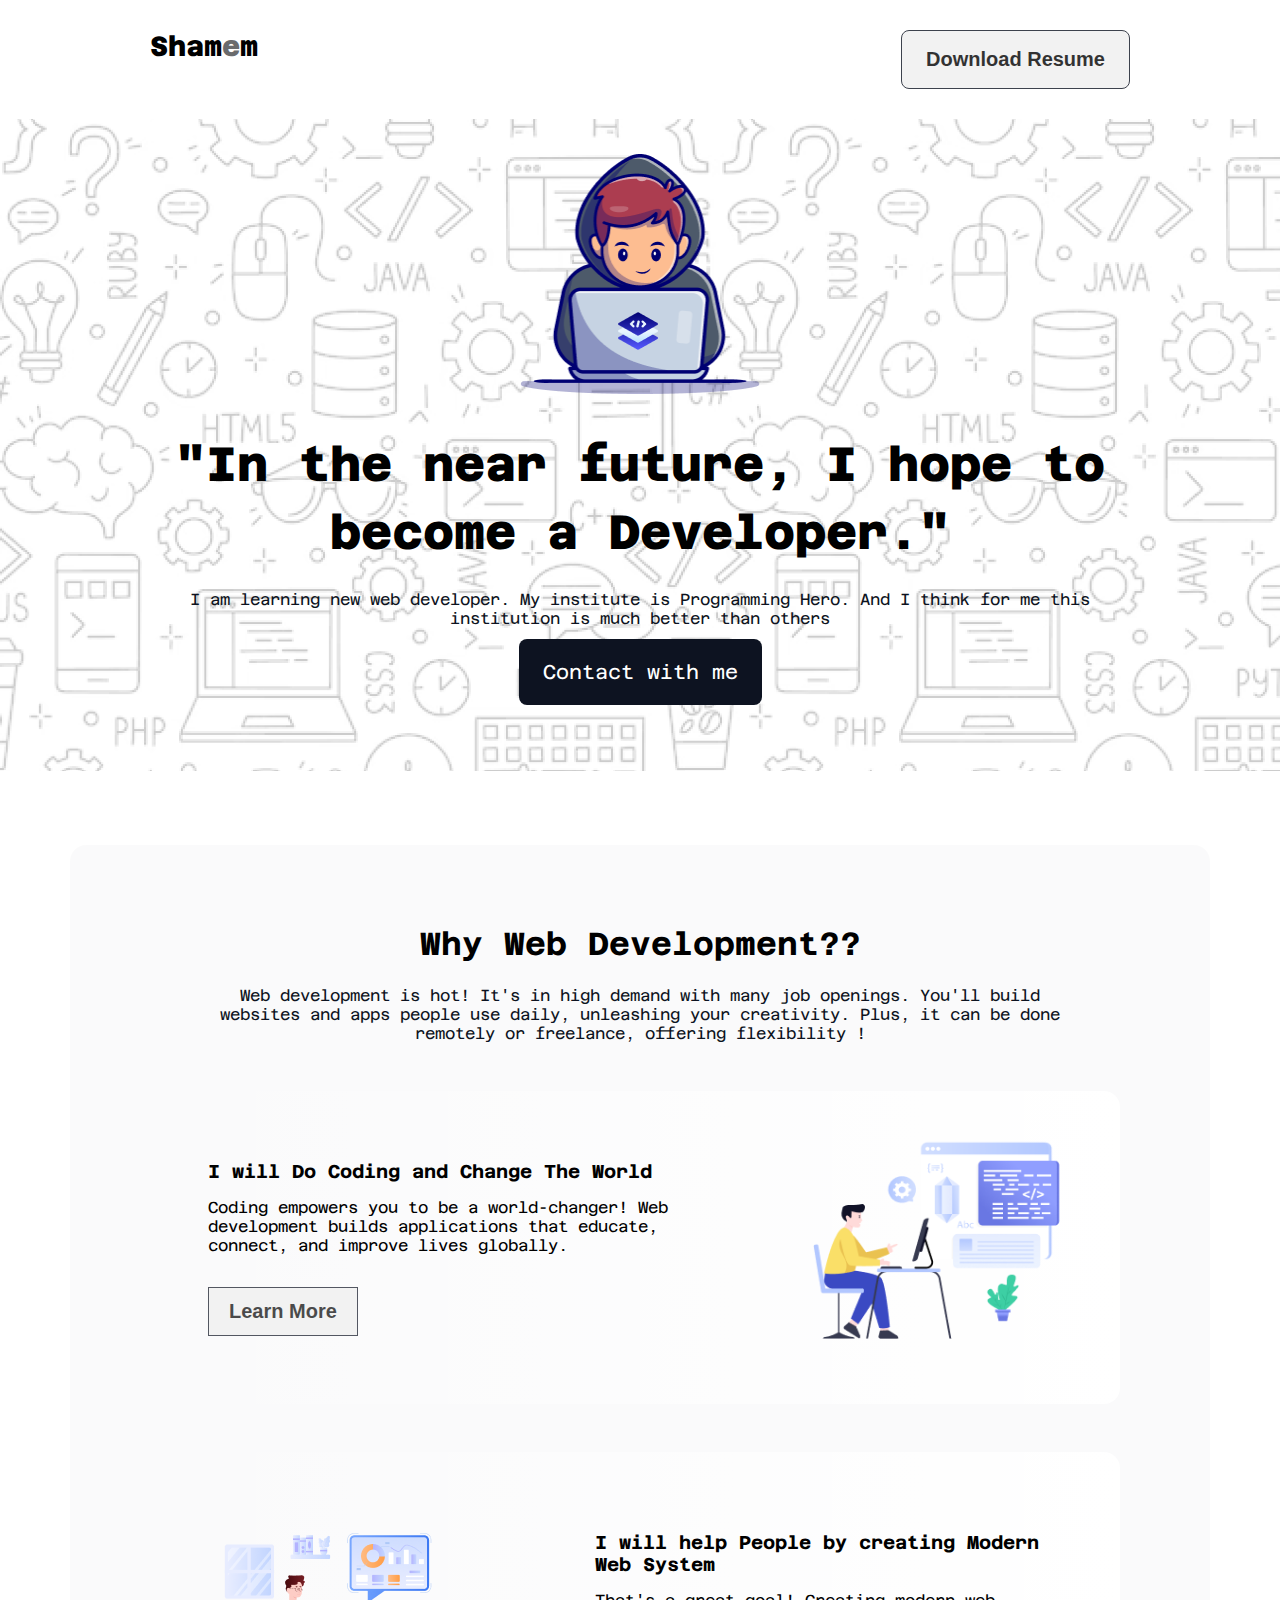
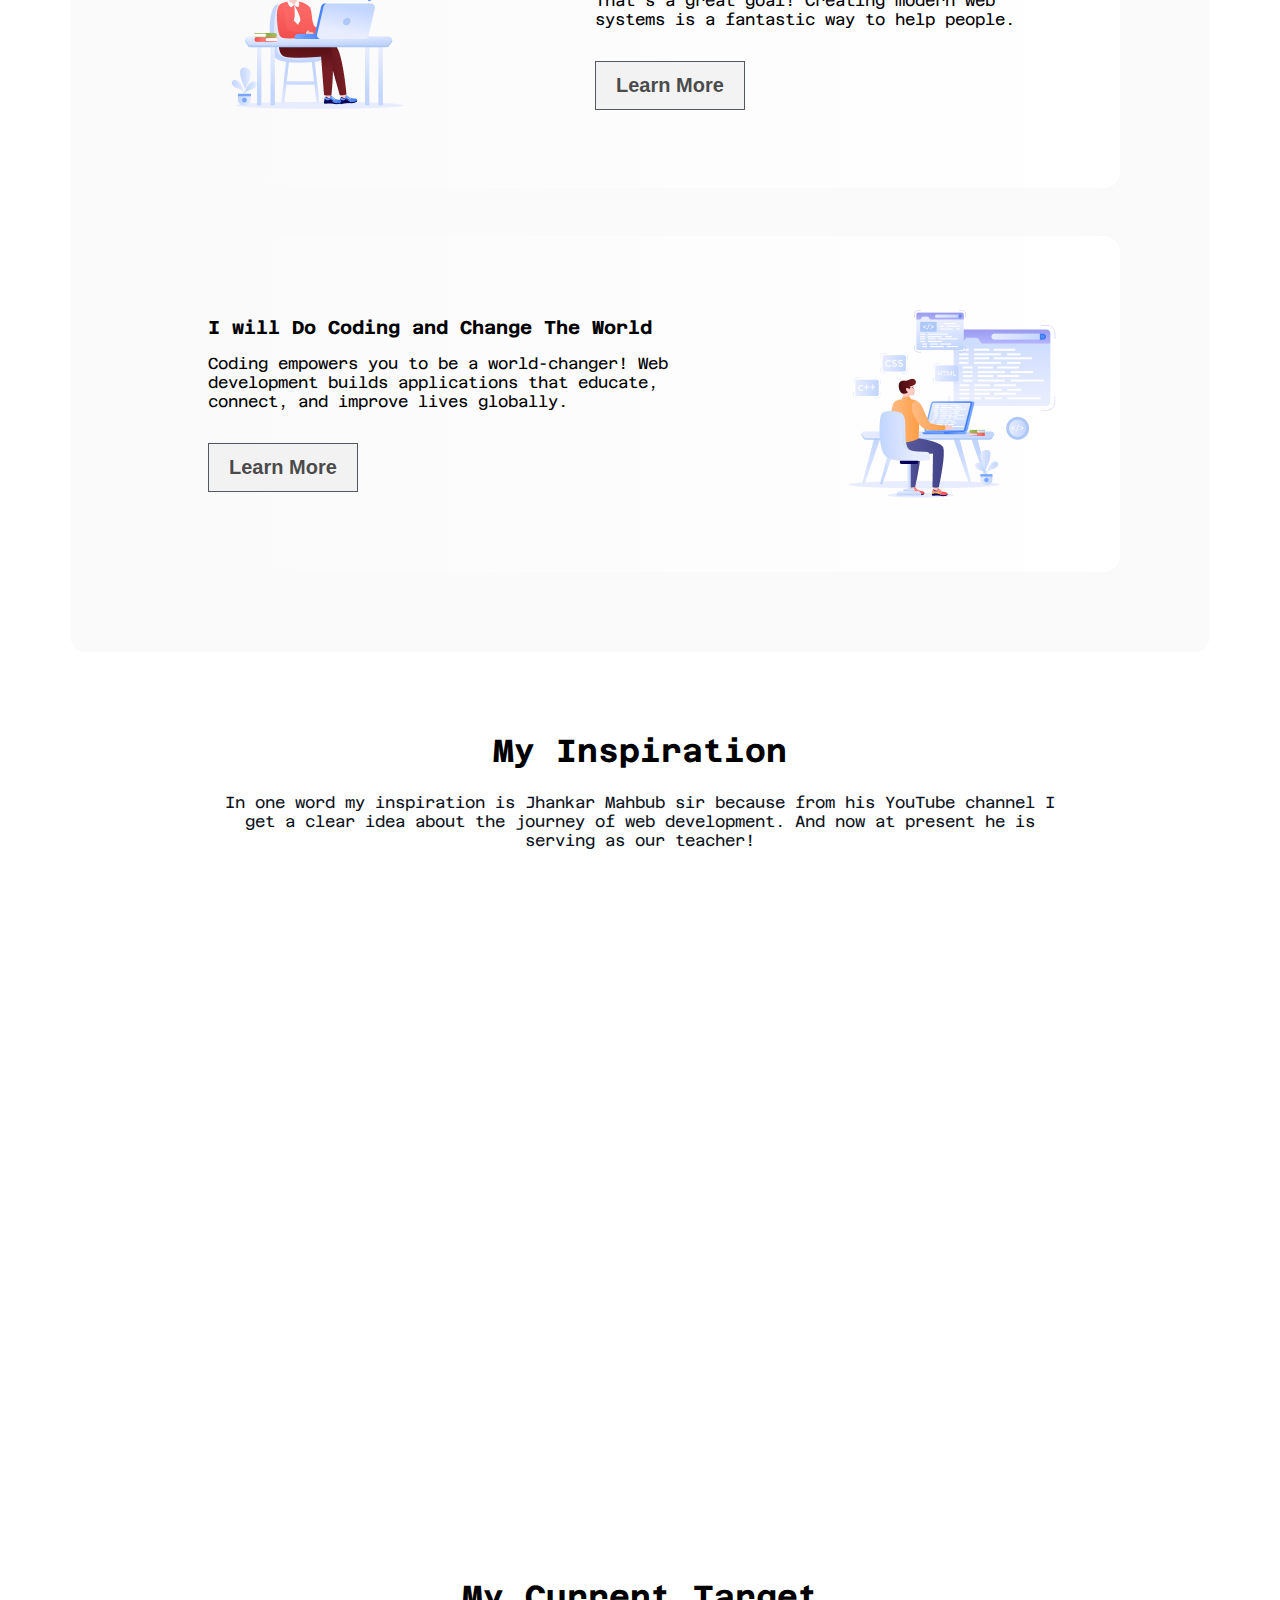
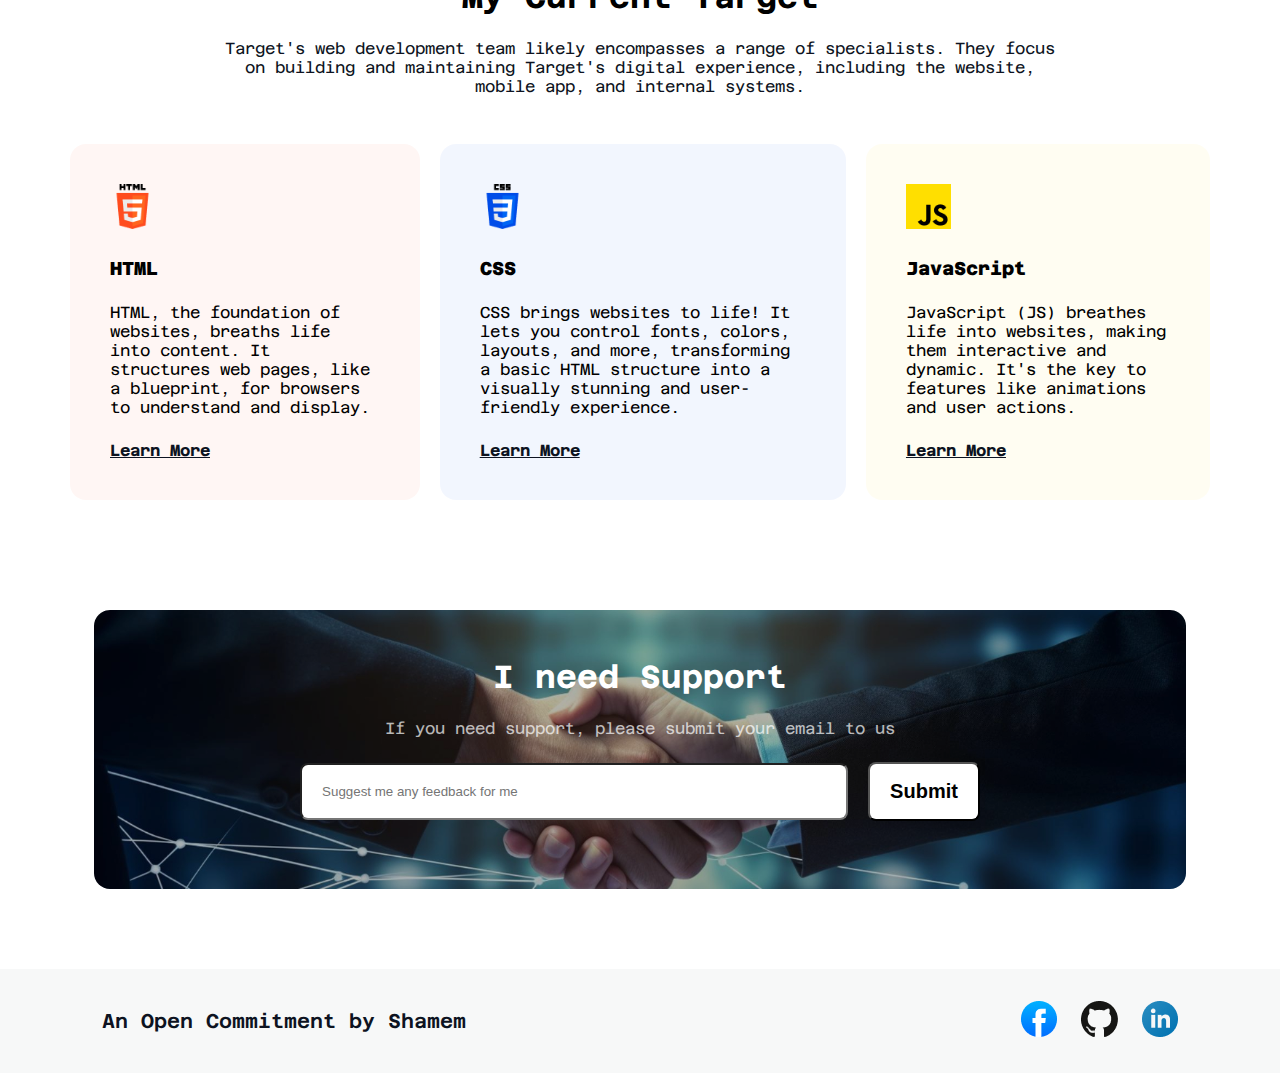
<file: index.html>
<!DOCTYPE html>
<html lang="en">

<head>
    <meta charset="UTF-8">
    <meta name="viewport" content="width=device-width, initial-scale=1.0">
    <title>Assignment 1</title>
    <link rel="stylesheet" href="styles/style.css">
</head>

<body class="azeret-mono-normal">
    <header>
        <div class="headerTop">
            <h1>Sham<span style="color: rgb(106, 107, 109);">e</span>m</h1>
            <button>Download Resume</button>
        </div>

        <div class="headerCover">
            <div class="subHeaderCover">
                <img src="./assets/Group.png" alt="">
                <h1>"In the near future, I hope to become a Developer."</h1>
                <p>I am learning new web developer. My institute is Programming Hero. And I think for me this
                    institution is much better than others</p>
                <a href="#contact" id="contact-button">
                    Contact with me
                </a>
            </div>
        </div>
    </header>

    <main>
        <!-- web development section  -->
        <section class="main_webDevelopmentSection">
            <div class="sectionTitleBar">
                <h1>Why Web Development??</h1>
                <p>
                    Web development is hot! It's in high demand with many job openings. You'll build websites and apps
                    people use daily, unleashing your creativity. Plus, it can be done remotely or freelance, offering
                    flexibility !</p>
            </div>
            <div class="developmentGroup">
                <div class="developmentGroup1">
                    <div class="group1">
                        <h3>I will Do Coding and Change The World</h3>
                        <p>
                            Coding empowers you to be a world-changer! Web development builds applications that educate,
                            connect, and improve lives globally.</p>
                        <button>Learn More</button>
                    </div>
                    <img src="assets/Layer_1.png" alt="">
                </div>

                <div class="developmentGroup2">
                    <img src="assets/Group 3.png" alt="">
                    <div class="group1">
                        <h3>I will help People by creating Modern Web System</h3>
                        <p>That's a great goal! Creating modern web systems is a fantastic way to help people.</p>
                        <button>Learn More</button>
                    </div>
                </div>
                <div class="developmentGroup3">
                    <div class="group1">
                        <h3>I will Do Coding and Change The World</h3>
                        <p>
                            Coding empowers you to be a world-changer! Web development builds applications that educate,
                            connect, and improve lives globally.</p>
                        <button>Learn More</button>
                    </div>
                    <img src="assets/Group 4.png" alt="">
                </div>
            </div>
        </section>

        <div class="main_inspiration_section">
            <div class="sectionTitleBar">
                <h1>My Inspiration</h1>
                <p>
                    In one word my inspiration is Jhankar Mahbub sir because from his YouTube channel I get a clear idea
                    about the journey of web development. And now at present he is serving as our teacher!</p>
            </div>
            <div class="youtubeFrame">
                <iframe width="1076px" height="550px" class="iframeYoutube"
                    src="https://www.youtube.com/embed/6Q2jPqyhFCQ?si=xBQVJ6zRMCJmfmcN" title="YouTube video player"
                    frameborder="0"
                    allow="accelerometer; autoplay; clipboard-write; encrypted-media; gyroscope; picture-in-picture; web-share"
                    referrerpolicy="strict-origin-when-cross-origin" allowfullscreen></iframe>
            </div>
        </div>

        <div class="main_target_section">
            <div class="sectionTitleBar">
                <h1>My Current Target</h1>
                <p>
                    Target's web development team likely encompasses a range of specialists. They focus on building and
                    maintaining Target's digital experience, including the website, mobile app, and internal systems.
                </p>
            </div>
            <div class="target_list">
                <div class="targetSkillHtml">
                    <img src="assets/html.png" alt="">
                    <h3>HTML</h3>
                    <p>HTML, the foundation of websites, breaths life into content. It structures web pages, like a
                        blueprint, for browsers to understand and display. </p>
                    <a href="html.html" target="_blank">Learn More</a>
                </div>
                <div class="targetSkillCss">
                    <img src="assets/css.png" alt="">
                    <h3>CSS</h3>
                    <p>CSS brings websites to life! It lets you control fonts, colors, layouts, and more, transforming a
                        basic HTML structure into a visually stunning and user-friendly experience. </p>
                    <a href="css.html" target="_blank">Learn More</a>
                </div>
                <div class="targetSkillJs">
                    <img src="assets/js.png" alt="">
                    <h3>JavaScript</h3>
                    <p>JavaScript (JS) breathes life into websites, making them interactive and dynamic. It's the key to
                        features like animations and user actions. </p>
                    <a href="js.html" target="_blank">Learn More</a>
                </div>
            </div>
        </div>

        <section class="main_support_section">
            <div class="supportTitleBar">
                <h1>I need Support</h1>
                <p>If you need support, please submit your email to us</p>
            </div>
            <form>
                <input class="srcField" type="search" name="" id="" placeholder="Suggest me any feedback for me">
                <input class="subField" type="submit" value="Submit">
            </form>
        </section>
    </main>

    <footer id="contact">
        <div class="mainFooterSection">
            <div class="footerLeftSide">
                <h3>An Open Commitment by Shamem</h3>
            </div>
            <div class="footerRightSide">

                <a href="https://www.facebook.com/abdullah.shamem.5" target="_blank">
                    <img src="assets/facebook.png" alt="facebook">
                </a>

                <a href="https://github.com/abdullah107189" target="_blank">
                    <img src="assets/github.png" alt="github">
                </a>

                <a href="https://www.linkedin.com/in/md-abdullah-all-shamem-8652842ba/" target="_blank">
                    <img src="assets/linkedin-icon 1.png" alt="linkedin">
                </a>
            </div>
        </div>
    </footer>
</body>

</html>
</file>
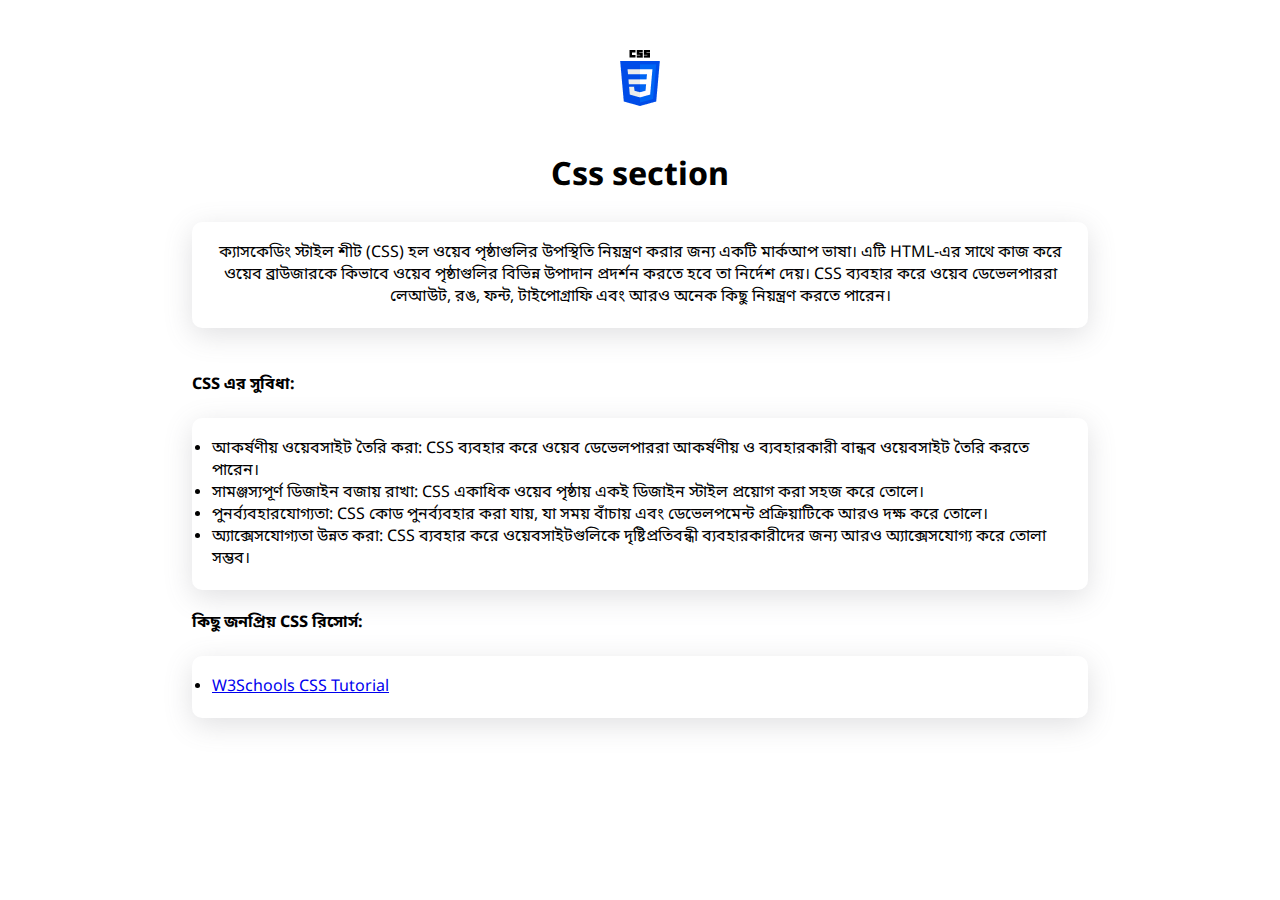
<file: css.html>
<!DOCTYPE html>
<html lang="en">

<head>
    <meta charset="UTF-8">
    <meta name="viewport" content="width=device-width, initial-scale=1.0">
    <title>CSS Info</title>
    <link rel="stylesheet" href="./styles/languages.css">
</head>

<body class="noto-sans-bengali-font">
    <div class="image">
        <img src="./assets/css.png" alt="">
    </div>
    <div class="mainSection" style="width: 70%; margin: 0px auto;">
        <h1 style="text-align: center;">Css section</h1>
        <p style="margin: 24px 0px;">ক্যাসকেডিং স্টাইল শীট (CSS) হল ওয়েব পৃষ্ঠাগুলির উপস্থিতি নিয়ন্ত্রণ করার জন্য একটি
            মার্কআপ ভাষা। এটি HTML-এর সাথে কাজ করে ওয়েব ব্রাউজারকে কিভাবে ওয়েব পৃষ্ঠাগুলির বিভিন্ন উপাদান প্রদর্শন
            করতে হবে তা নির্দেশ দেয়। CSS ব্যবহার করে ওয়েব ডেভেলপাররা লেআউট, রঙ, ফন্ট, টাইপোগ্রাফি এবং আরও অনেক কিছু
            নিয়ন্ত্রণ করতে পারেন।</p>
        <br>
        <h4>CSS এর সুবিধা:</h4>
        <br>
        <div class="li">
            <li>আকর্ষণীয় ওয়েবসাইট তৈরি করা: CSS ব্যবহার করে ওয়েব ডেভেলপাররা আকর্ষণীয় ও ব্যবহারকারী বান্ধব ওয়েবসাইট
                তৈরি করতে পারেন। </li>
            <li>সামঞ্জস্যপূর্ণ ডিজাইন বজায় রাখা: CSS একাধিক ওয়েব পৃষ্ঠায় একই ডিজাইন স্টাইল প্রয়োগ করা সহজ করে তোলে।
            </li>
            <li>পুনর্ব্যবহারযোগ্যতা: CSS কোড পুনর্ব্যবহার করা যায়, যা সময় বাঁচায় এবং ডেভেলপমেন্ট প্রক্রিয়াটিকে আরও
                দক্ষ করে তোলে।</li>
            <li>অ্যাক্সেসযোগ্যতা উন্নত করা: CSS ব্যবহার করে ওয়েবসাইটগুলিকে দৃষ্টিপ্রতিবন্ধী ব্যবহারকারীদের জন্য আরও
                অ্যাক্সেসযোগ্য করে তোলা সম্ভব।</li>
        </div>
        <br>
        <h4>কিছু জনপ্রিয় CSS রিসোর্স:</h4>
        <br>
        <div class="li" style="margin-bottom: 30px;">
            <li><a href="https://www.w3schools.com/css/" target="_blank">W3Schools CSS Tutorial</a></li>
        </div>
    </div>
</body>

</html>
</file>
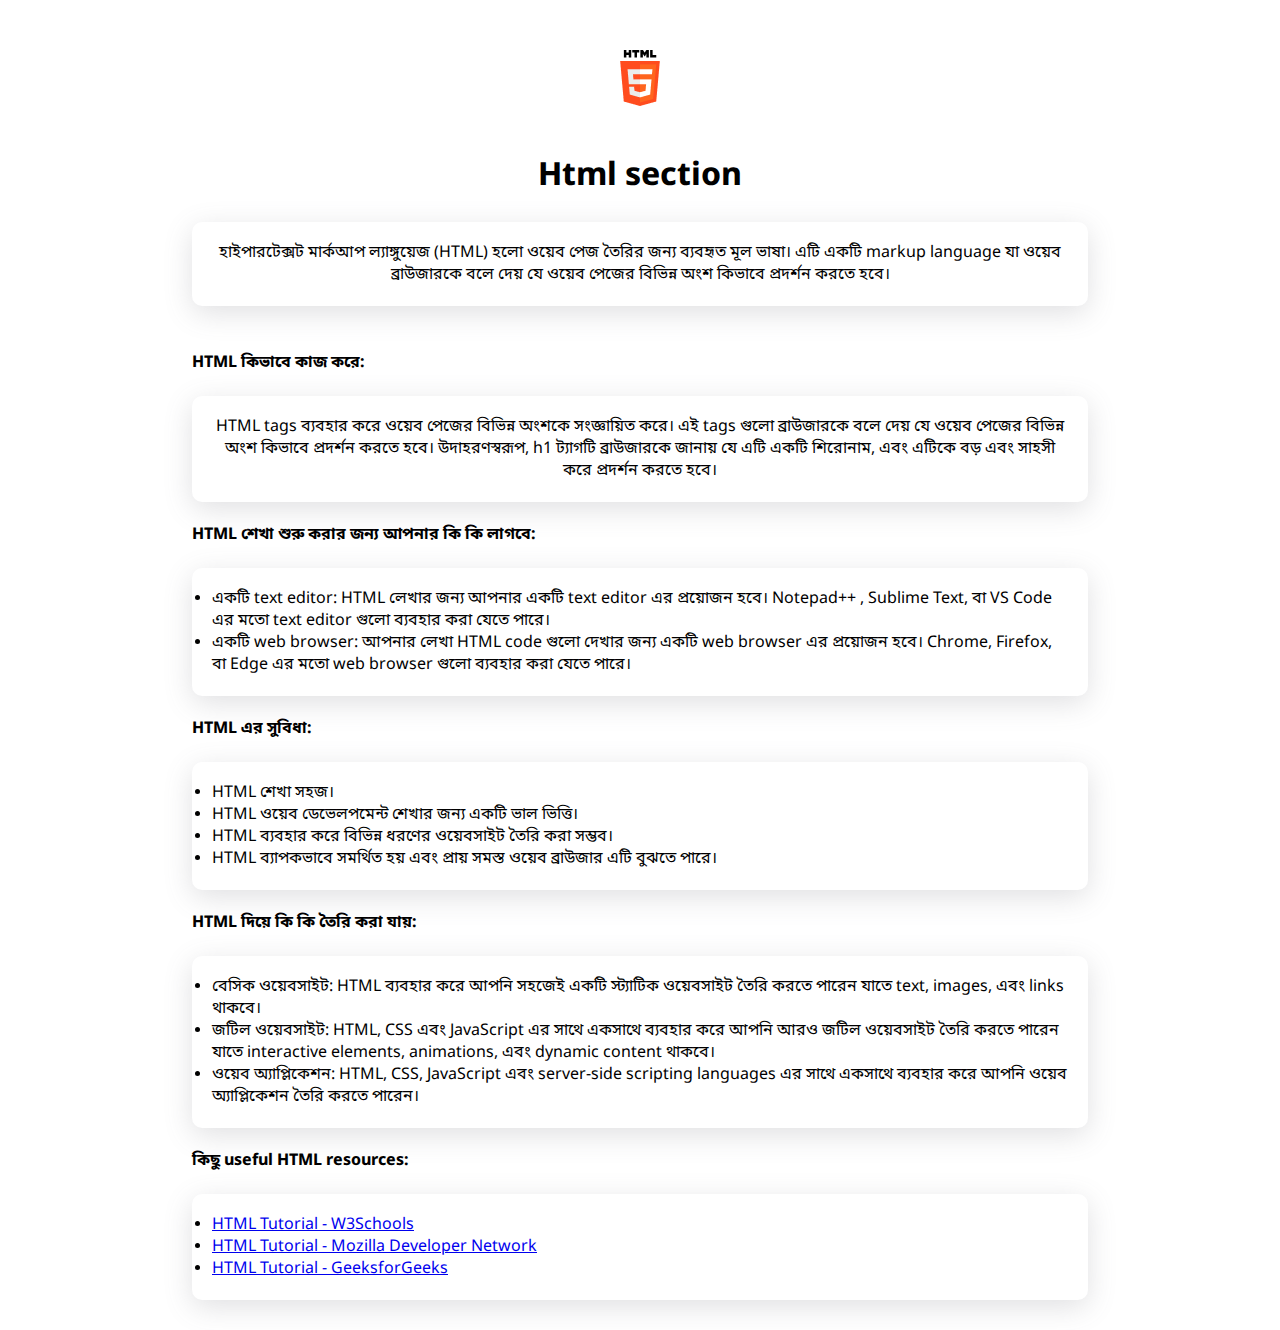
<file: html.html>
<!DOCTYPE html>
<html lang="en">

<head>
    <meta charset="UTF-8">
    <meta name="viewport" content="width=device-width, initial-scale=1.0">
    <title>HTML Info</title>
    <link rel="stylesheet" href="./styles/languages.css">
</head>

<body class="noto-sans-bengali-font">
    <div class="image">
        <img src="./assets/html.png" alt="">
    </div>
    <div class="mainSection" style="width: 70%; margin: 0px auto;">
        <h1 style="text-align: center;">Html section</h1>
        <p style="margin: 24px 0px;">হাইপারটেক্সট মার্কআপ ল্যাঙ্গুয়েজ (HTML) হলো ওয়েব পেজ তৈরির জন্য ব্যবহৃত মূল ভাষা।
            এটি একটি markup language যা
            ওয়েব ব্রাউজারকে বলে দেয় যে ওয়েব পেজের বিভিন্ন অংশ কিভাবে প্রদর্শন করতে হবে।</p>
        <br>
        <h4>HTML কিভাবে কাজ করে:</h4>
        <br>
        <p> HTML tags ব্যবহার করে ওয়েব পেজের বিভিন্ন অংশকে সংজ্ঞায়িত করে। এই tags গুলো ব্রাউজারকে বলে দেয় যে ওয়েব
            পেজের বিভিন্ন অংশ কিভাবে প্রদর্শন করতে হবে। উদাহরণস্বরূপ, h1 ট্যাগটি ব্রাউজারকে জানায় যে এটি একটি শিরোনাম,
            এবং এটিকে বড় এবং সাহসী করে প্রদর্শন করতে হবে।</p>
        <br>
        <h4>HTML শেখা শুরু করার জন্য আপনার কি কি লাগবে:</h4>
        <br>
        <div class="li">
            <li>একটি text editor: HTML লেখার জন্য আপনার একটি text editor এর প্রয়োজন হবে। Notepad++ , Sublime Text, বা
                VS
                Code এর মতো text editor গুলো ব্যবহার করা যেতে পারে।</li>
            <li>
                একটি web browser: আপনার লেখা HTML code গুলো দেখার জন্য একটি web browser এর প্রয়োজন হবে। Chrome,
                Firefox, বা
                Edge এর মতো web browser গুলো ব্যবহার করা যেতে পারে।
            </li>
        </div>
        <br>
        <h4>HTML এর সুবিধা:</h4>
        <br>
        <div class="li">
            <li>HTML শেখা সহজ।
            <li>HTML ওয়েব ডেভেলপমেন্ট শেখার জন্য একটি ভাল ভিত্তি।</li>
            <li>HTML ব্যবহার করে বিভিন্ন ধরণের ওয়েবসাইট তৈরি করা সম্ভব।</li>
            <li>HTML ব্যাপকভাবে সমর্থিত হয় এবং প্রায় সমস্ত ওয়েব ব্রাউজার এটি বুঝতে পারে।</li>
        </div>
        <br>
        <h4>HTML দিয়ে কি কি তৈরি করা যায়:</h4>
        <br>
        <div class="li">
            <li>বেসিক ওয়েবসাইট: HTML ব্যবহার করে আপনি সহজেই একটি স্ট্যাটিক ওয়েবসাইট তৈরি করতে পারেন যাতে text, images,
                এবং links থাকবে।</li>
            <li>জটিল ওয়েবসাইট: HTML, CSS এবং JavaScript এর সাথে একসাথে ব্যবহার করে আপনি আরও জটিল ওয়েবসাইট তৈরি করতে
                পারেন যাতে interactive elements, animations, এবং dynamic content থাকবে।</li>
            <li>ওয়েব অ্যাপ্লিকেশন: HTML, CSS, JavaScript এবং server-side scripting languages এর সাথে একসাথে ব্যবহার করে
                আপনি ওয়েব অ্যাপ্লিকেশন তৈরি করতে পারেন।</li>
        </div>
        <br>
        <h4>কিছু useful HTML resources:</h4>
        <br>
        <div class="li" style="margin-bottom: 30px;">
            <li><a href="https://www.w3schools.com/html/" target="_blank">HTML Tutorial - W3Schools</a></li>
            <li><a href="https://developer.mozilla.org/en-US/docs/Web/HTML" target="_blank">HTML Tutorial - Mozilla
                    Developer Network</a>
            </li>
            <li><a href="https://www.geeksforgeeks.org/html-tutorial/" target="_blank">HTML Tutorial - GeeksforGeeks</a>
            </li>
        </div>
    </div>
</body>

</html>
</file>
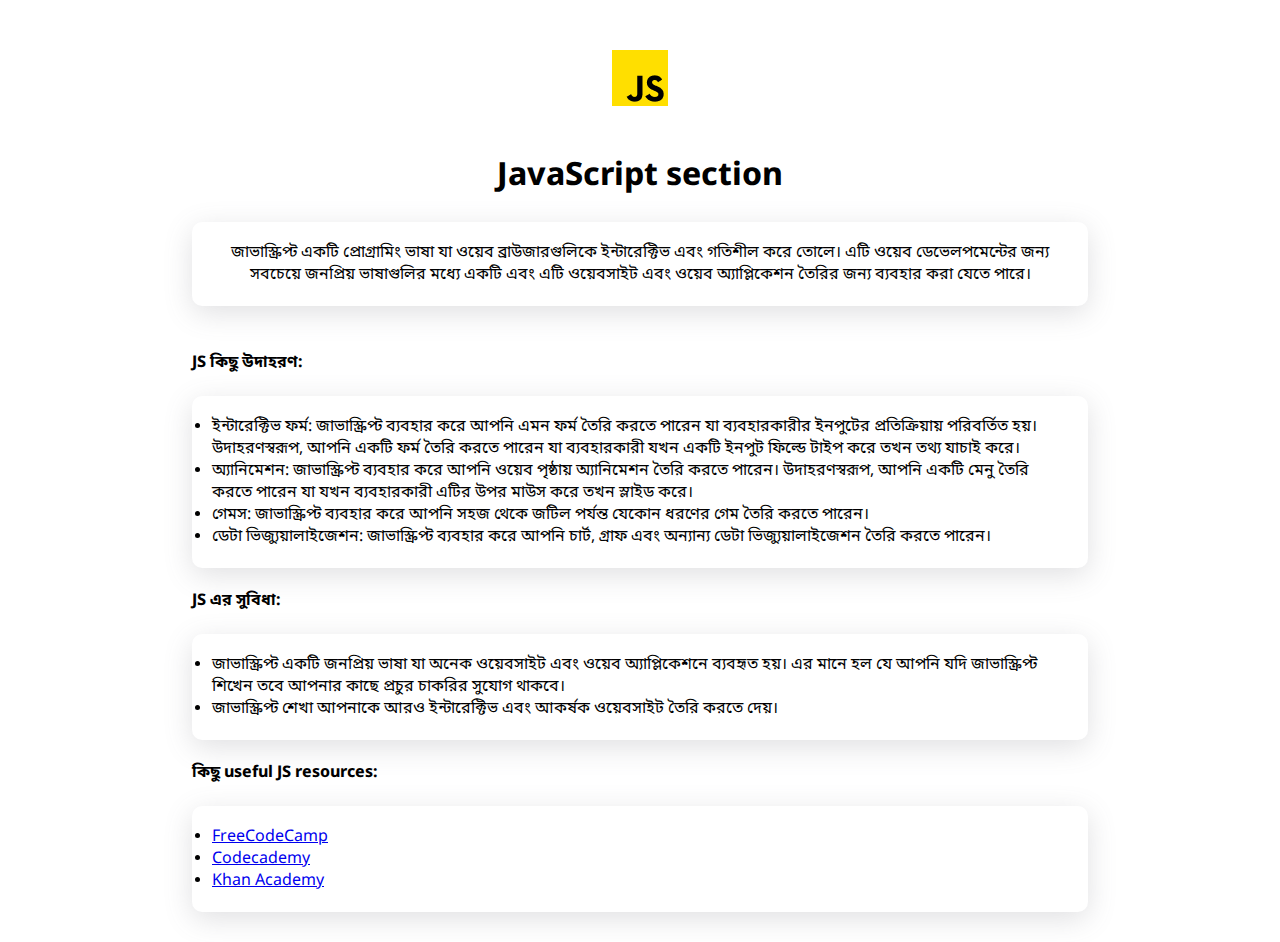
<file: js.html>
<!DOCTYPE html>
<html lang="en">

<head>
    <meta charset="UTF-8">
    <meta name="viewport" content="width=device-width, initial-scale=1.0">
    <title>HTML Info</title>
    <link rel="stylesheet" href="./styles/languages.css">
</head>

<body class="noto-sans-bengali-font">
    <div class="image">
        <img src="./assets/js.png" alt="">
    </div>
    <div class="mainSection" style="width: 70%; margin: 0px auto;">
        <h1 style="text-align: center;">JavaScript section</h1>
        <p style="margin: 24px 0px;">জাভাস্ক্রিপ্ট একটি প্রোগ্রামিং ভাষা যা ওয়েব ব্রাউজারগুলিকে ইন্টারেক্টিভ এবং গতিশীল
            করে তোলে। এটি ওয়েব ডেভেলপমেন্টের জন্য সবচেয়ে জনপ্রিয় ভাষাগুলির মধ্যে একটি এবং এটি ওয়েবসাইট এবং ওয়েব
            অ্যাপ্লিকেশন তৈরির জন্য ব্যবহার করা যেতে পারে।</p>
        <br>

        <h4>JS কিছু উদাহরণ:</h4>
        <br>
        <div class="li">
            <li>ইন্টারেক্টিভ ফর্ম: জাভাস্ক্রিপ্ট ব্যবহার করে আপনি এমন ফর্ম তৈরি করতে পারেন যা ব্যবহারকারীর ইনপুটের
                প্রতিক্রিয়ায় পরিবর্তিত হয়। উদাহরণস্বরূপ, আপনি একটি ফর্ম তৈরি করতে পারেন যা ব্যবহারকারী যখন একটি ইনপুট
                ফিল্ডে টাইপ করে তখন তথ্য যাচাই করে।
            </li>
            <li>
                অ্যানিমেশন: জাভাস্ক্রিপ্ট ব্যবহার করে আপনি ওয়েব পৃষ্ঠায় অ্যানিমেশন তৈরি করতে পারেন। উদাহরণস্বরূপ, আপনি
                একটি মেনু তৈরি করতে পারেন যা যখন ব্যবহারকারী এটির উপর মাউস করে তখন স্লাইড করে।
            </li>
            <li>
                গেমস: জাভাস্ক্রিপ্ট ব্যবহার করে আপনি সহজ থেকে জটিল পর্যন্ত যেকোন ধরণের গেম তৈরি করতে পারেন।
            </li>
            <li>
                ডেটা ভিজ্যুয়ালাইজেশন: জাভাস্ক্রিপ্ট ব্যবহার করে আপনি চার্ট, গ্রাফ এবং অন্যান্য ডেটা ভিজ্যুয়ালাইজেশন
                তৈরি করতে পারেন।
            </li>
        </div>
        <br>


        <h4>JS এর সুবিধা:</h4>
        <br>
        <div class="li">
            <li>জাভাস্ক্রিপ্ট একটি জনপ্রিয় ভাষা যা অনেক ওয়েবসাইট এবং ওয়েব অ্যাপ্লিকেশনে ব্যবহৃত হয়। এর মানে হল যে
                আপনি যদি জাভাস্ক্রিপ্ট শিখেন তবে আপনার কাছে প্রচুর চাকরির সুযোগ থাকবে।</li>
            <li>জাভাস্ক্রিপ্ট শেখা আপনাকে আরও ইন্টারেক্টিভ এবং আকর্ষক ওয়েবসাইট তৈরি করতে দেয়।</li>
        </div>
        <br>
        <h4>কিছু useful JS resources:</h4>
        <br>
        <div class="li" style="margin-bottom: 30px;">
            <li><a href="https://www.freecodecamp.org/" target="_blank">FreeCodeCamp</a></li>
            <li><a href="https://www.codecademy.com/catalog/language/javascript" target="_blank">Codecademy</a>
            </li>
            <li><a href="https://www.khanacademy.org/computing/computer-programming/programming" target="_blank">Khan
                    Academy</a>
            </li>
        </div>
    </div>
</body>

</html>
</file>
<file: styles/style.css>
@import url('https://fonts.googleapis.com/css2?family=Azeret+Mono:ital,wght@0,100..900;1,100..900&display=swap');

* {
    margin: 0;
    padding: 0;
    box-sizing: border-box;
    scroll-behavior: smooth;
}


.azeret-mono-normal {
    font-family: "Azeret Mono", monospace;
    font-optical-sizing: auto;
    font-style: normal;
}

body {
    max-width: 1440px;
    margin: 0 auto;
}

/* -------------shared class ------------- */
.sectionTitleBar {
    width: 852px;
    margin: 0 auto;
    text-align: center;
}

.sectionTitleBar>h1 {
    font-size: 32px;
    margin-bottom: 24px;
}

.sectionTitleBar>p {
    color: rgb(13, 19, 33);
}

/* ----------------- header top ------------------ */
header {
    margin-bottom: 74px;
}

.headerTop {
    padding: 30px 150px;
    display: flex;
    justify-content: space-between;
}

.headerTop>h1 {
    font-family: Azeret Mono;
    font-size: 28px;
    font-weight: 800;
}

.headerTop>button {
    padding: 17px 24px 17px 24px;
    border: 1px solid rgb(13, 19, 33);
    border-radius: 8px;
    opacity: 0.8;
    font-size: 20px;
    font-weight: 600;
}

/* --------------- header cover ----------------- */
.headerCover {
    background-image: url('../assets/Hero-bg.png');
    height: 652px;
    padding: 35px;
    text-align: center;
}

.subHeaderCover {
    width: 998px;
    margin: 0 auto;
}

.subHeaderCover>img {
    width: 240.28px;
    height: 240px;
    margin-bottom: 32px;
}

.subHeaderCover>h1 {
    font-size: 48px;
    font-weight: 800;
    line-height: 68px;
    margin-bottom: 24px;
}

.subHeaderCover>p {
    color: rgb(13, 19, 33);
    font-size: 16px;
    margin-bottom: 32px;
}

.subHeaderCover>a {
    padding: 21px 24px 21px 24px;
    border-radius: 8px;
    color: white;
    font-size: 20px;
    background: rgb(13, 19, 33);
    text-decoration: none;
}


/* ------------------ main ----------------  */
main {
    max-width: 1140px;
    margin: 0 auto;

}

/* web development section start here  */

.main_webDevelopmentSection {
    padding: 80px 90px;
    margin-bottom: 80px;
    border-radius: 16px;
    background: rgba(13, 19, 33, 0.02);
}



.developmentGroup {
    column-gap: 32px;
}

.developmentGroup1,
.developmentGroup2,
.developmentGroup3 {
    margin-top: 48px;
    padding: 48px;
    display: flex;
    justify-content: space-between;
    align-items: center;


    border-radius: 16px;
    background: linear-gradient(270.00deg, rgb(255, 255, 255), rgba(255, 255, 255, 0) 100%);
}


.developmentGroup1>img {
    width: 259.56px;
    height: 217.01px;
}

.group1 {
    width: 477px;
}

.group1>h3 {
    margin-bottom: 16px;
}

.group1>p {
    margin-bottom: 32px;
}

.group1>button {
    box-sizing: border-box;
    border: 1px solid rgb(13, 19, 33);
    opacity: 0.7;
    padding: 12px 20px 12px 20px;
    font-size: 20px;
    font-weight: 600;
}

.main_inspiration_section {
    margin-bottom: 130px;
}

.youtubeFrame {
    display: flex;
    justify-content: center;
}

.iframeYoutube {
    border-radius: 16px;
    margin-top: 48px;
    text-align: center;
}

/* ------------------skill target section -------------------  */
.main_target_section {
    margin-bottom: 110px;
}

.target_list {
    display: flex;
    justify-content: space-between;
    gap: 20px;
    margin-top: 48px;
}

.targetSkillHtml {
    padding: 40px;
    border-radius: 16px;
    background: rgba(255, 76, 30, 0.05);
}

.targetSkillHtml>img {
    width: 45px;
    height: 45px;
}

.targetSkillHtml>h3 {
    margin: 24px 0px;
    font-weight: 800;
}

.targetSkillHtml>p {
    margin-bottom: 24px;
}

.targetSkillHtml>a {
    color: rgb(13, 19, 33);
    font-weight: 700;
    bottom: 0;
}

.targetSkillCss {
    padding: 40px;
    border-radius: 16px;
    background: rgba(0, 76, 232, 0.05);
    position: relative;
}

.targetSkillCss>img {
    width: 45px;
    height: 45px;
}

.targetSkillCss>h3 {
    margin: 24px 0px;
    font-weight: 800;
}

.targetSkillCss>p {
    margin-bottom: 24px;
}

.targetSkillCss>a {
    color: rgb(13, 19, 33);
    font-weight: 700;
    bottom: 40px;
    position: absolute;
}

.targetSkillJs {
    padding: 40px;
    border-radius: 16px;
    background: rgba(255, 223, 0, 0.05);
}

.targetSkillJs>img {
    width: 45px;
    height: 45px;
}

.targetSkillJs>h3 {
    margin: 24px 0px;
    font-weight: 800;
}

.targetSkillJs>p {
    margin-bottom: 24px;
}

.targetSkillJs>a {
    color: rgb(13, 19, 33);
    font-weight: 700;
}

/* support section  */
.main_support_section {
    padding: 48px;
    background-image: url('../assets/handshake.jpg');
    background-position: center;
    background-repeat: no-repeat;
    background-size: cover;
    background-color: rgba(0, 0, 0, 0.3);
    background-blend-mode: overlay;
    margin: 24px;
    border-radius: 16px;
    margin-bottom: 80px;
}

.supportTitleBar {
    width: 852px;
    margin: 0 auto;
    text-align: center;
    margin-bottom: 24px;
}

.supportTitleBar>h1 {
    color: white;
    font-size: 32px;
    margin-bottom: 24px;
}

.supportTitleBar>p {
    color: white;
    opacity: 0.7;
}

.main_support_section>form {
    display: flex;
    justify-content: center;
    align-items: center;
    gap: 20px;
    margin-bottom: 20px;
}

.srcField {
    width: 548px;
    height: 57px;
    padding: 19px 20px 19px 20px;
    border-radius: 8px;
}

.subField {
    padding: 16px 20px 16px 20px;
    border-radius: 8px;
    background: rgb(255, 255, 255);
    font-size: 20px;
    font-weight: 600;
}








/* ------------------------footer------------- */
footer {

    background-color: rgba(13, 19, 33, 0.03);
}

.mainFooterSection {
    padding: 32px;
    display: flex;
    justify-content: space-between;
    align-items: center;
    max-width: 1140px;
    margin: 0 auto;
}

.footerLeftSide>h3 {
    font-size: 20px;
    font-weight: 600;
    color: rgb(13, 19, 33);
}

.footerRightSide {
    gap: 24px;
    display: flex;
}
</file>
<file: styles/languages.css>
@import url('https://fonts.googleapis.com/css2?family=Noto+Sans+Bengali:wght@100..900&display=swap');

* {
    margin: 0;
    padding: 0;
    box-sizing: border-box;
}

.noto-sans-bengali-font {
    font-family: "Noto Sans Bengali", sans-serif;
    font-optical-sizing: auto;
    font-style: normal;
    font-variation-settings: "wdth" 100;
}

body {
    max-width: 1440px;
    margin: 0 auto;
}

.image {
    display: flex;
    justify-content: center;
    align-items: center;
    margin: 50px auto;
}

.mainSection {}

.mainSection>p {
    border: none;
    box-shadow: rgba(100, 100, 111, 0.2) 0px 7px 29px 0px;
    padding: 20px;
    border-radius: 10px;
    text-align: center;
}

.li {
    border: none;
    box-shadow: rgba(100, 100, 111, 0.2) 0px 7px 29px 0px;
    padding: 20px;
    border-radius: 10px;
}
</file>
